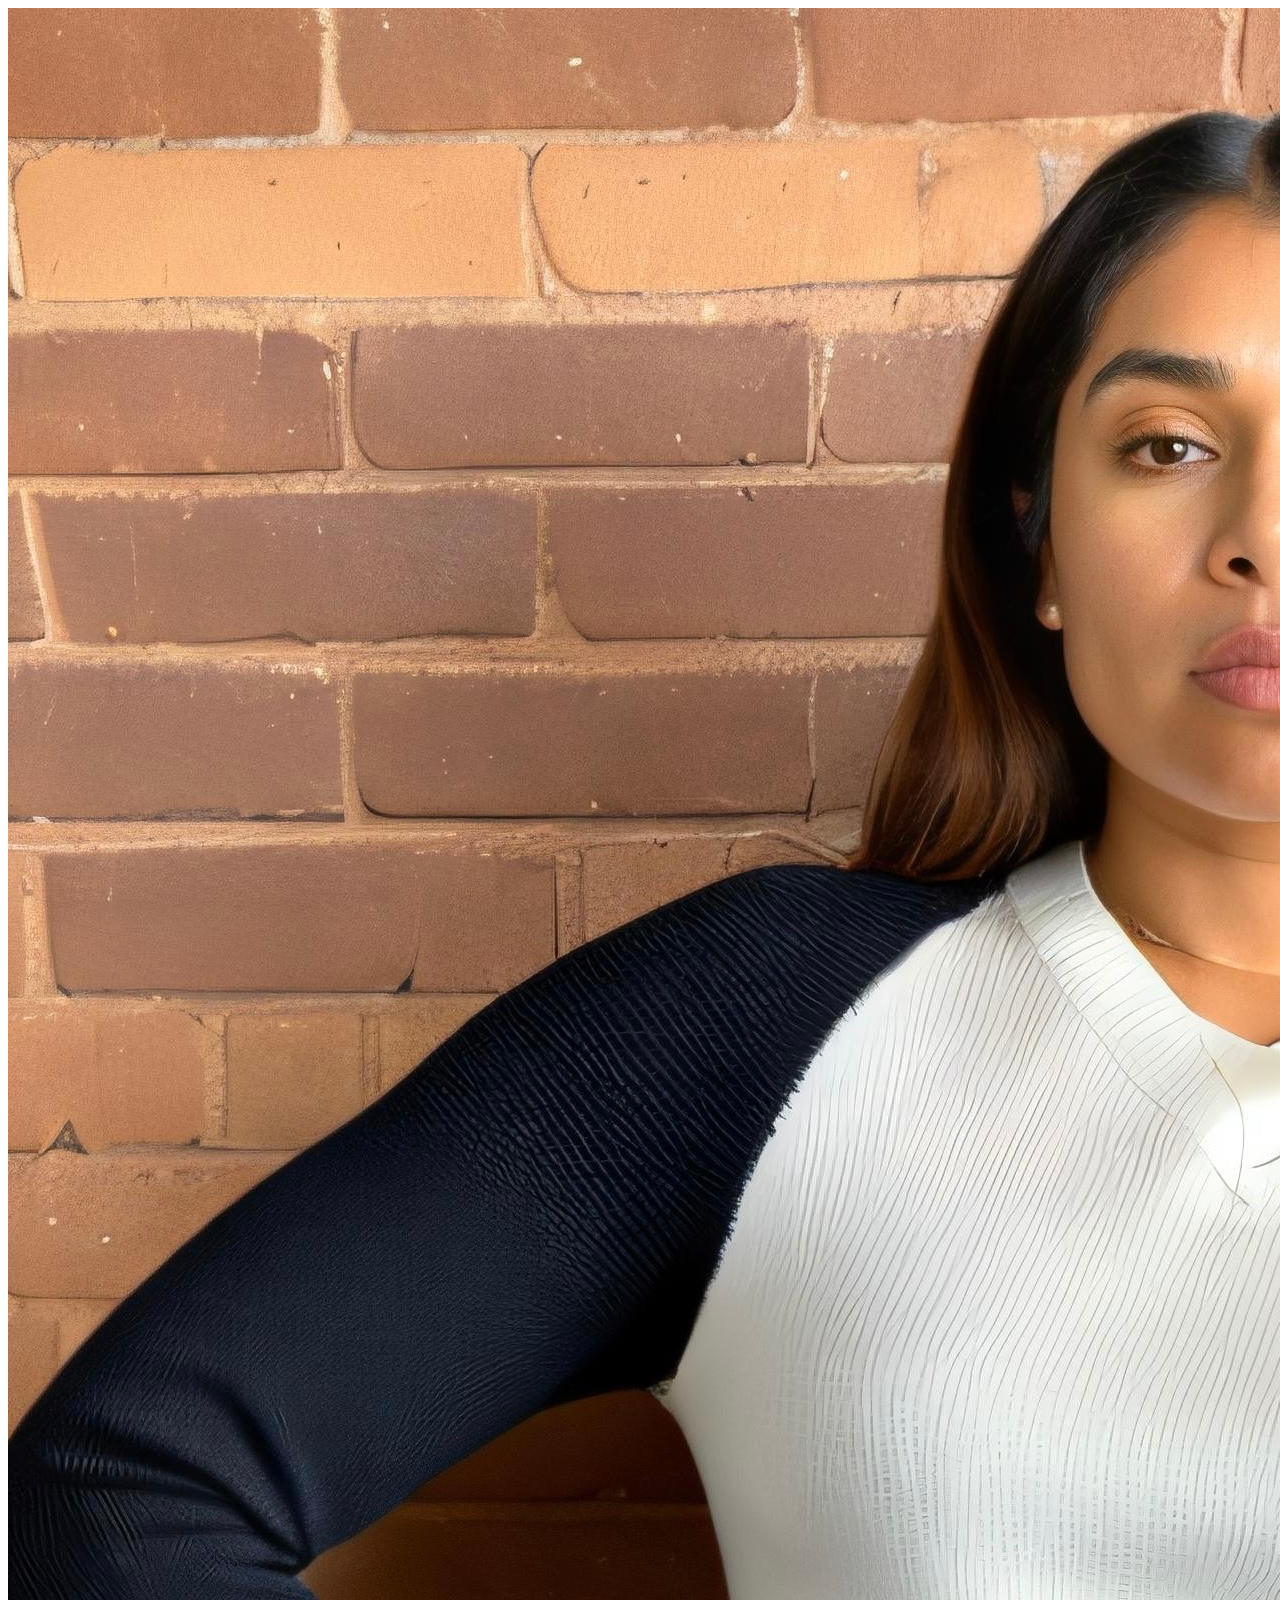
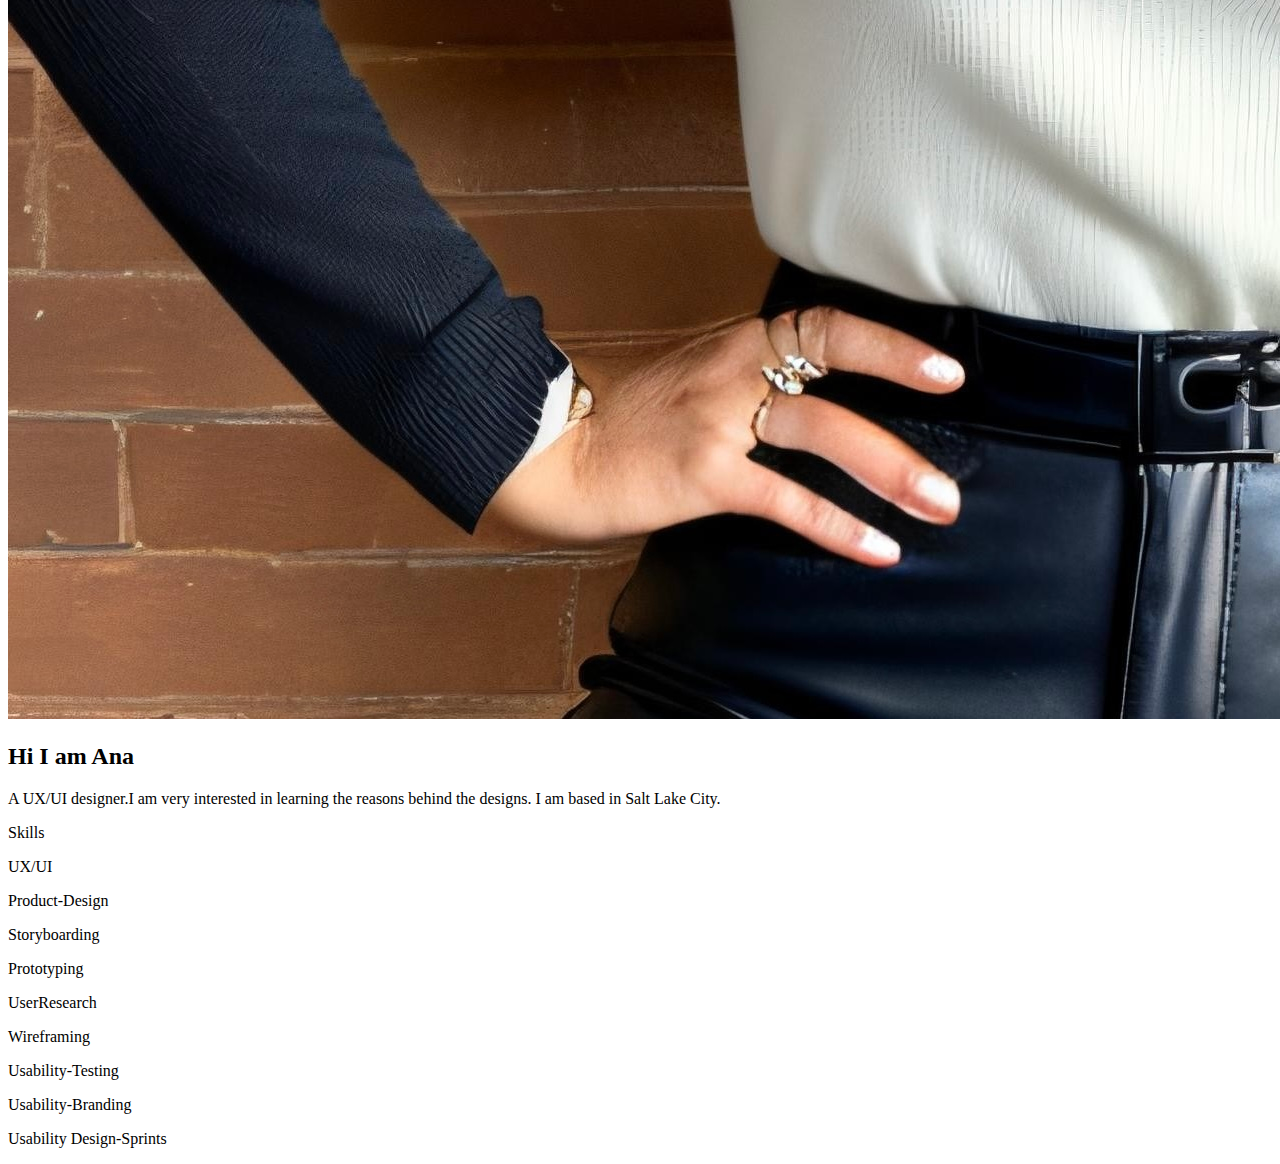
<file: about.html>
<!DOCTYPE html>
<html lang="en">
  <head>
    <meta charset="UTF-8" />
    <meta name="viewport" content="width=device-width, initial-scale=1.0" />
    <title>About</title>
  </head>
  <!-- The About section -->
       <section class="index-about">
         <div class="index-about-img">
          
           <img src="img/anawhiteshirt.jpg" alt="Ana Pinto picture">
         </div>
         <div class="index-about-text">
           <h2>Hi I am Ana</h2>
           <p>A UX/UI designer.I am very interested in learning the reasons behind the designs. I am based in Salt Lake City.</p>
           
         </div>
         </section>
       <!-- skills section -->
       <div class="index-skills-text">
         <p>Skills</p> </div>
      <section class="index-about-skill">
           <div class="skills-ovals" ><p> UX/UI </p>
           </div>
           <div class="skills-ovals" ><p> Product-Design </p>
          </div>
           <div class="skills-ovals" ><p> Storyboarding </p>
           </div>
           <div class="skills-ovals" ><p> Prototyping </p>
          </div>
          <div class="skills-ovals" ><p> UserResearch</p>
        </div>
          <div class="skills-ovals" ><p> Wireframing </p>
         </div>
          <div class="skills-ovals" ><p> Usability-Testing </p>
          </div>
          <div class="skills-ovals" ><p> Usability-Branding</p>
          </div>
          <div class="skills-ovals" ><p> Usability Design-Sprints </p>
          </div>
      </div>
         
</html>
</file>
